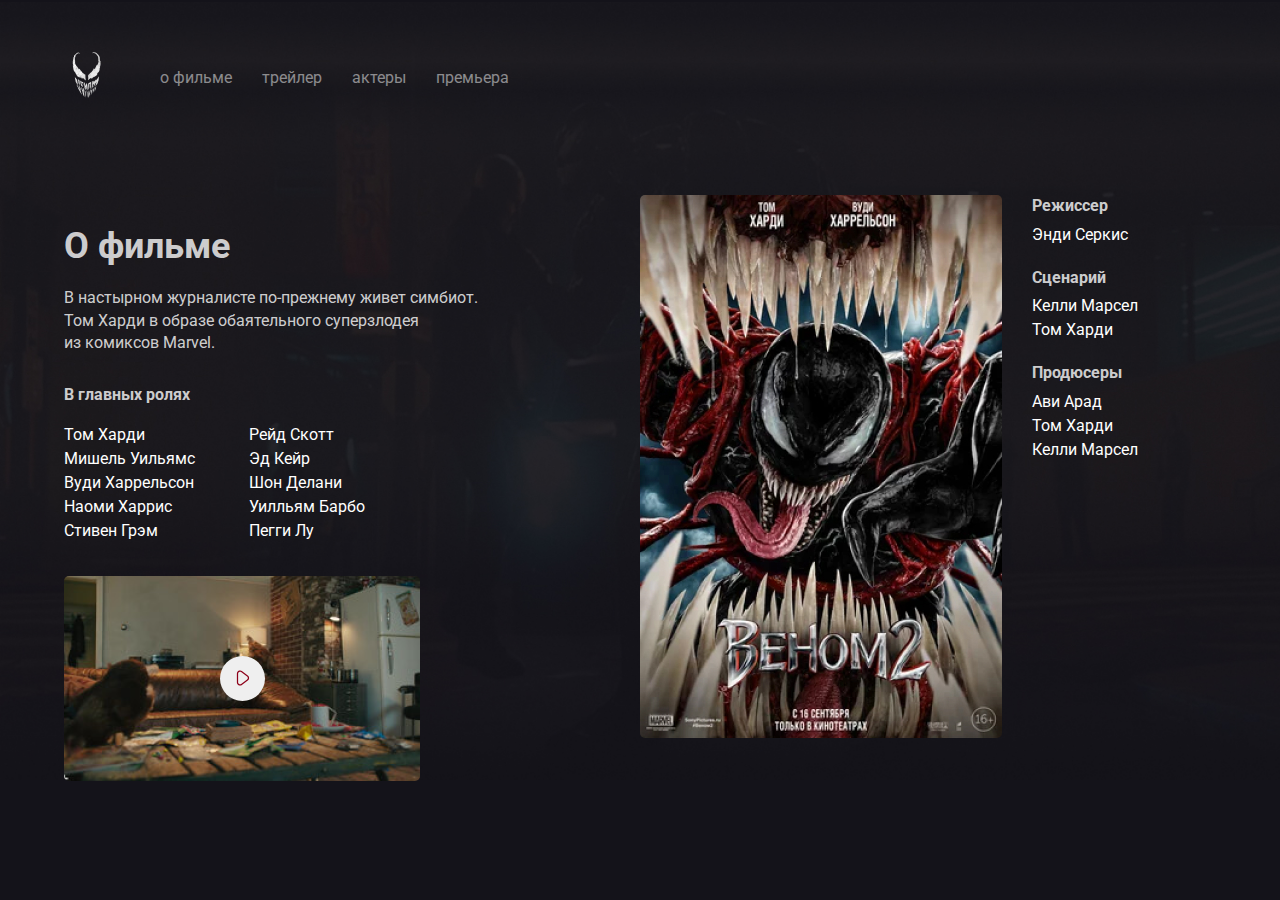
<file: about.html>
<!DOCTYPE html>
<html lang="ru">
  <head>
    <meta charset="UTF-8" />
    <meta name="viewport" content="width=device-width, initial-scale=1.0" />
    <title>о фильме - Venom 2</title>
    <link rel="preconnect" href="https://fonts.gstatic.com" />
    <link
      href="https://fonts.googleapis.com/css2?family=Roboto:wght@400;700&display=swap"
      rel="stylesheet"
    />
    <link rel="stylesheet" href="css/normalize.css" />
    <link rel="stylesheet" href="css/style.css" />
  </head>
  <body class="primary-bg">
    <div class="container">
      <header class="header">
        <a href="/" class="logo-link">
          <img
            width="46"
            height="71"
            src="img/logo.png"
            alt="logo: venom"
            class="logo-image"
          />
        </a>
        <nav class="nav">
          <button class="menu-button">
            <span class="menu-button-text"> Меню </span>
            <img
              src="img/menu-burger.svg"
              alt="icon: burger menu"
              class="menu-button-icon"
            />
          </button>
          <button class="menu-close">
            <span class="menu-close-text">Закрыть</span>
            <img
              src="img/close.svg"
              alt="icon: close"
              class="menu-close-icon"
            />
          </button>
          <ul class="nav-menu">
            <li class="nav-menu-item">
              <a href="about.html" class="nav-menu-link">о фильме</a>
            </li>
            <li class="nav-menu-item">
              <a href="trailer.html" class="nav-menu-link">трейлер</a>
            </li>
            <li class="nav-menu-item">
              <a href="actors.html" class="nav-menu-link">актеры</a>
            </li>
            <li class="nav-menu-item">
              <a href="premier.html" class="nav-menu-link">премьера</a>
            </li>
          </ul>
        </nav>
      </header>
      <div class="content">
        <div class="col">
          <h2 class="content-title">О фильме</h2>
          <p class="content-text">
            В настырном журналисте по-прежнему живет симбиот. <br />Том Харди в
            образе обаятельного суперзлодея <br />из комиксов Marvel.
          </p>
          <h3 class="content-subtitle">В главных ролях</h3>
          <ul class="list column-2">
            <li class="list-item">Том Харди</li>
            <li class="list-item">Мишель Уильямс</li>
            <li class="list-item">Вуди Харрельсон</li>
            <li class="list-item">Наоми Харрис</li>
            <li class="list-item">Стивен Грэм</li>
            <li class="list-item">Рейд Скотт</li>
            <li class="list-item">Эд Кейр</li>
            <li class="list-item">Шон Делани</li>
            <li class="list-item">Уилльям Барбо</li>
            <li class="list-item">Пегги Лу</li>
          </ul>
          <div class="trailer">
            <button class="play">
              <img src="img/play.svg" alt="logo: play" class="play-icon" />
            </button>
          </div>
        </div>
        <div class="col">
          <div class="poster-wrapper">
            <img
              src="img/poster.jpg"
              alt="photo: poster venom 2"
              class="poster"
            />
            <div class="creators">
              <ul class="list">
                <h3 class="content-subtitle">Режиссер</h3>
                <li class="list-item">Энди Серкис</li>
              </ul>
              <ul class="list">
                <h3 class="content-subtitle">Сценарий</h3>
                <li class="list-item">Келли Марсел</li>
                <li class="list-item">Том Харди</li>
              </ul>
              <ul class="list">
                <h3 class="content-subtitle">Продюсеры</h3>
                <li class="list-item">Ави Арад</li>
                <li class="list-item">Том Харди</li>
                <li class="list-item">Келли Марсел</li>
              </ul>
            </div>
          </div>
        </div>
      </div>
    </div>
    <script src="js/main.js"></script>
  </body>
</html>
</file>
<file: css/style.css>
body {
  color: #fff;
  font-family: "Roboto", sans-serif;
  background-color: #14131a;
}
.img {
  max-width: 100%;
}
.container {
  /* max-width: 1140px; */
  margin: auto;
  width: 90%;
}
.venom {
  position: absolute;
  top: 0;
  right: 0;
  max-width: 720px;
  width: 50%;
}
.header {
  padding-top: 40px;
  display: flex;
  align-items: center;
  margin-bottom: 80px;
}
.logo-link {
  display: inline-block;
  margin-right: 50px;
}
.nav-menu {
  margin: 0;
  padding: 0;
  list-style: none;
  display: flex;
}

.nav-menu-item {
  margin-right: 30px;
}

.nav-menu-link {
  text-decoration: none;
  color: rgba(255, 255, 255, 0.5);
}
.film-date {
  display: block;
  font-size: 24px;
  line-height: 28px;
  color: rgba(255, 255, 255, 0.8);
  margin-bottom: 2%;
}

.film-description {
  margin-top: 3%;
  font-size: 16px;
  line-height: 140%;
  color: rgba(255, 255, 255, 0.8);
  max-width: 423px;
}
.button {
  padding: 15px 30px;
  border: none;
  border-radius: 5px;
  text-decoration: none;
  cursor: pointer;
}
.button-text,
.button-icon {
  display: inline-block;
  vertical-align: middle;
}
.button-text {
  font-size: 14px;
  line-height: 16px;
  margin-left: 10px;
}
.button-primary {
  color: #8d0019;
  background-color: #fff;
}
.button-link {
  color: #fff;
}
.button-group {
  margin-top: 5%;
}

.blood {
  background: url("../img/blood.png") no-repeat top right / 80%,
    #14131a url("../img/background.jpg") no-repeat center center / 100%;
}
.primary-bg {
  background: #14131a url("../img/background.jpg") no-repeat center center /
    100%;
}
.content {
  display: flex;
}
.col {
  flex-basis: 50%;
}
.content-title {
  font-weight: bold;
  font-size: 36px;
  line-height: 42px;
  color: rgba(255, 255, 255, 0.8);
  margin-bottom: 20px;
}
.content-text {
  font-size: 16px;
  line-height: 140%;
  color: rgba(255, 255, 255, 0.8);
  max-width: 423px;
  margin-bottom: 30px;
}
.content-subtitle {
  font-size: 16px;
  line-height: 140%;
  color: rgba(255, 255, 255, 0.8);
  margin-bottom: 15px;
  margin-top: 0px;
}

.content .list {
  list-style-type: none;
  padding: 0;
}
.column-2 {
  -webkit-column-count: 2;
  -moz-column-count: 2;
  column-count: 2;
  -webkit-column-gap: 20px;
  -moz-column-gap: 20px;
  column-gap: 20px;
  max-width: 350px;
}
.list-item {
  line-height: 1.5;
}

.content .trailer {
  width: 356px;
  height: 205px;
  background: url("../img/trailer-cover.png") no-repeat center / contain;
  border-radius: 5px;
  display: flex;
  align-items: center;
  justify-content: center;
  margin-top: 33px;
}

.trailer .play {
  width: 45px;
  height: 45px;
  border-radius: 50%;
  border: none;
  cursor: pointer;
}
.trailer .play-icon {
  transform: translate(1px, 2px);
}
.poster-wrapper {
  display: flex;
  align-items: start;
}
.poster {
  width: 362px;
  border-radius: 5px;
  margin-right: 30px;
}
.poster-wrapper .list {
  margin: 0;
  margin-bottom: 20px;
}
.poster-wrapper .content-subtitle {
  margin-bottom: 5px;
}
.poster-wrapper .content-text {
  margin-bottom: 20px;
}
.film-logo {
  width: 70%;
}
.menu-button {
  display: none;
}
.menu-close {
  display: none;
}
@media (max-width: 768px) {
  .blood {
    background: #14131a;
  }
  .venom {
    top: 10%;
  }
}
@media (max-width: 576px) {
  .venom {
    top: 20%;
    width: 30%;
  }
  .menu-close {
    position: fixed;
    opacity: 0;
    right: 25px;
    top: 65px;
    display: flex;
    align-items: center;
    z-index: 10;
    border: none;
    background-color: #fff;
    cursor: pointer;
    transform: translateX(300%);
    transition: transform 0.2s;
    transition-delay: 0.4s;
  }
  .menu-close-text {
    margin-right: 10px;
  }
  .nav-menu {
    position: fixed;
    left: 0;
    top: 0;
    z-index: 9;
    width: 100%;
    height: 100%;
    background-color: #fff;
    display: flex;
    justify-content: center;
    align-items: center;
    flex-direction: column;
    transform: translateX(100%);
    transition: transform 0.2s;
  }
  .is-active {
    transform: translateX(0);
    opacity: 1;
  }
  .nav-menu-link {
    color: #14131a;
  }
  .nav-menu-item {
    margin-bottom: 2%;
    margin-top: 2%;
    margin-right: 0;
  }
  .nav {
    margin-left: auto;
  }
  .menu-button {
    display: flex;
    align-items: center;
    justify-content: center;
    padding: 10px;
    border: none;
    background: #14131a;
    cursor: pointer;
    color: #fff;
  }
  .menu-button-text {
    margin-right: 10px;
  }
  .button-group {
    display: flex;
    align-items: center;
    justify-content: center;
    flex-direction: column;
  }
  .film-text {
    text-align: center;
  }
  .poster-wrapper {
    flex-direction: column;
  }
  .poster {
    margin-bottom: 4%;
    width: 100%;
  }
  .content .trailer {
    max-width: 356px;
    width: 100%;
  }
  .poster-wrapper {
    margin-right: 0;
    width: 100%;
    max-width: 356px;
  }
  .column-2 {
    column-count: 1;
  }
}
@media (max-width: 1024px) {
  .content {
    flex-direction: column;
  }
  .col {
    margin-bottom: 5%;
  }
  .header {
    margin-bottom: 4%;
  }
  .film {
    margin-top: 20%;
  }
}
</file>
